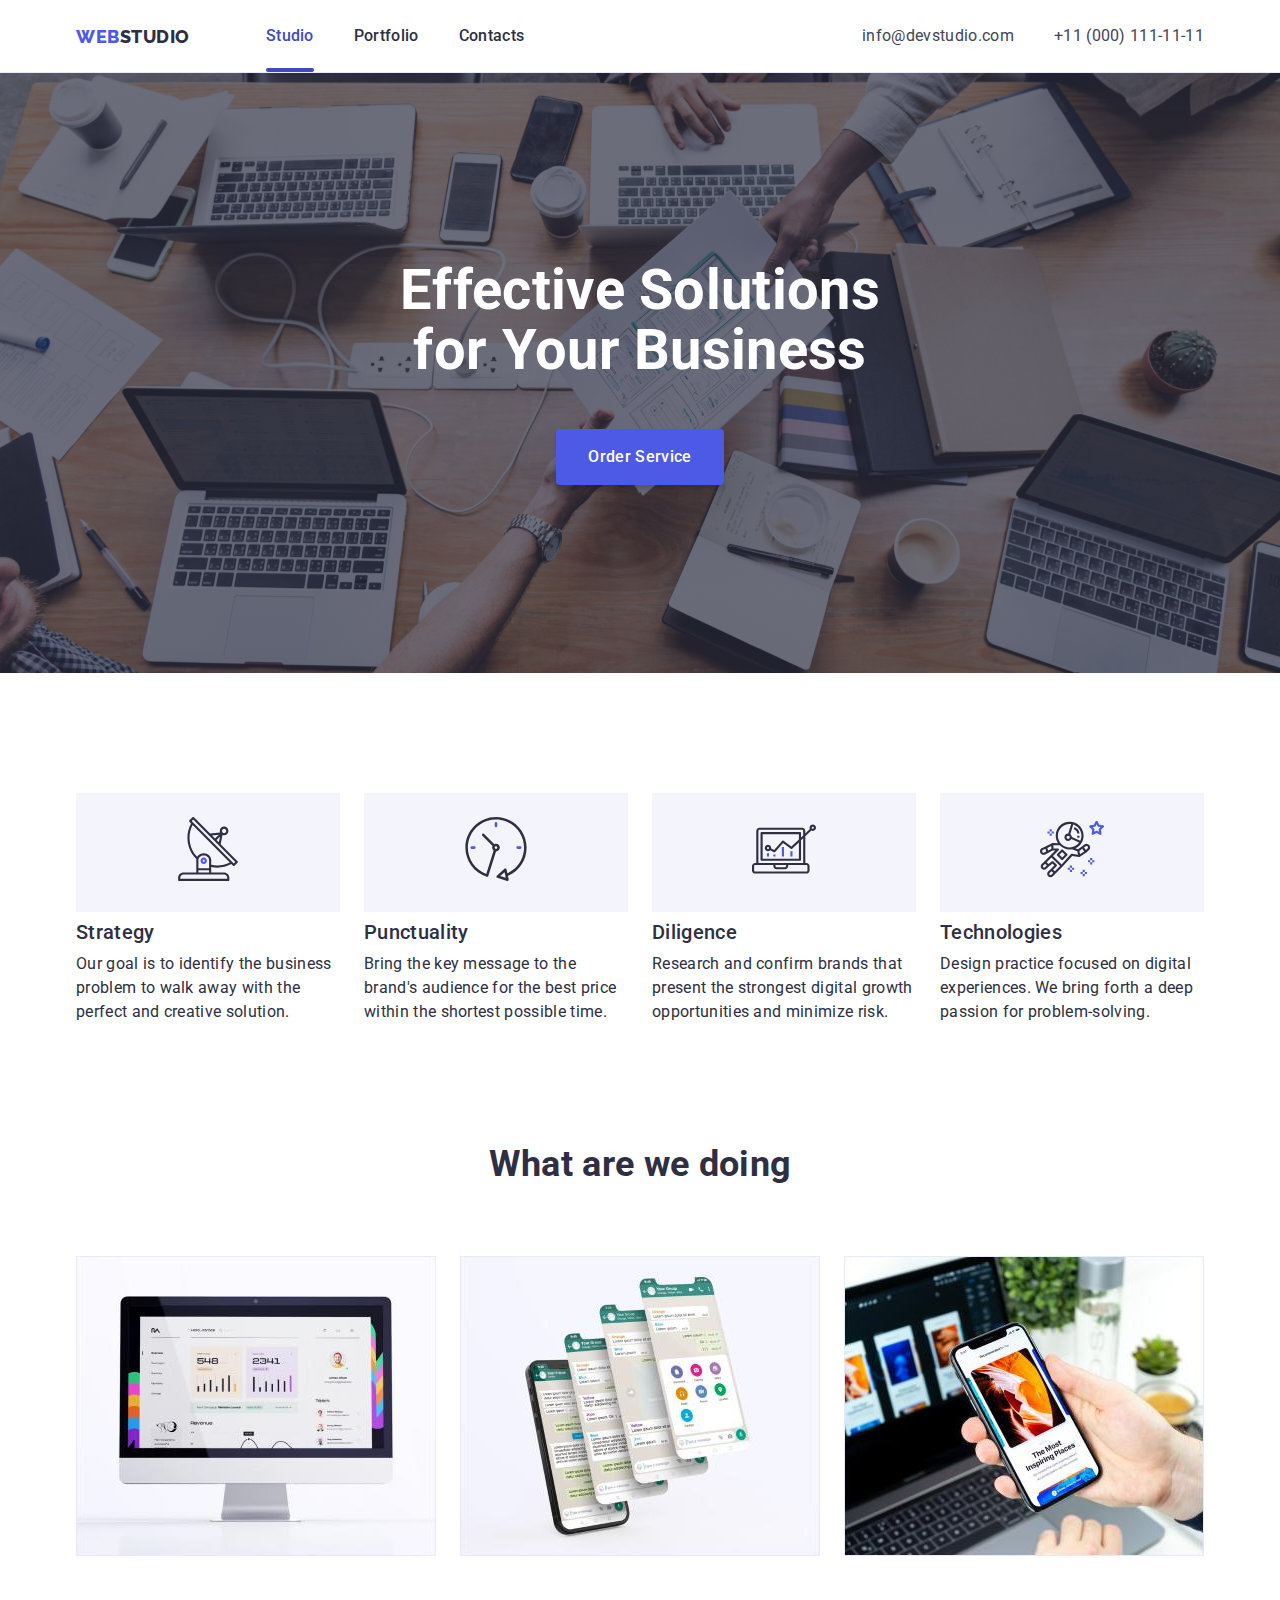
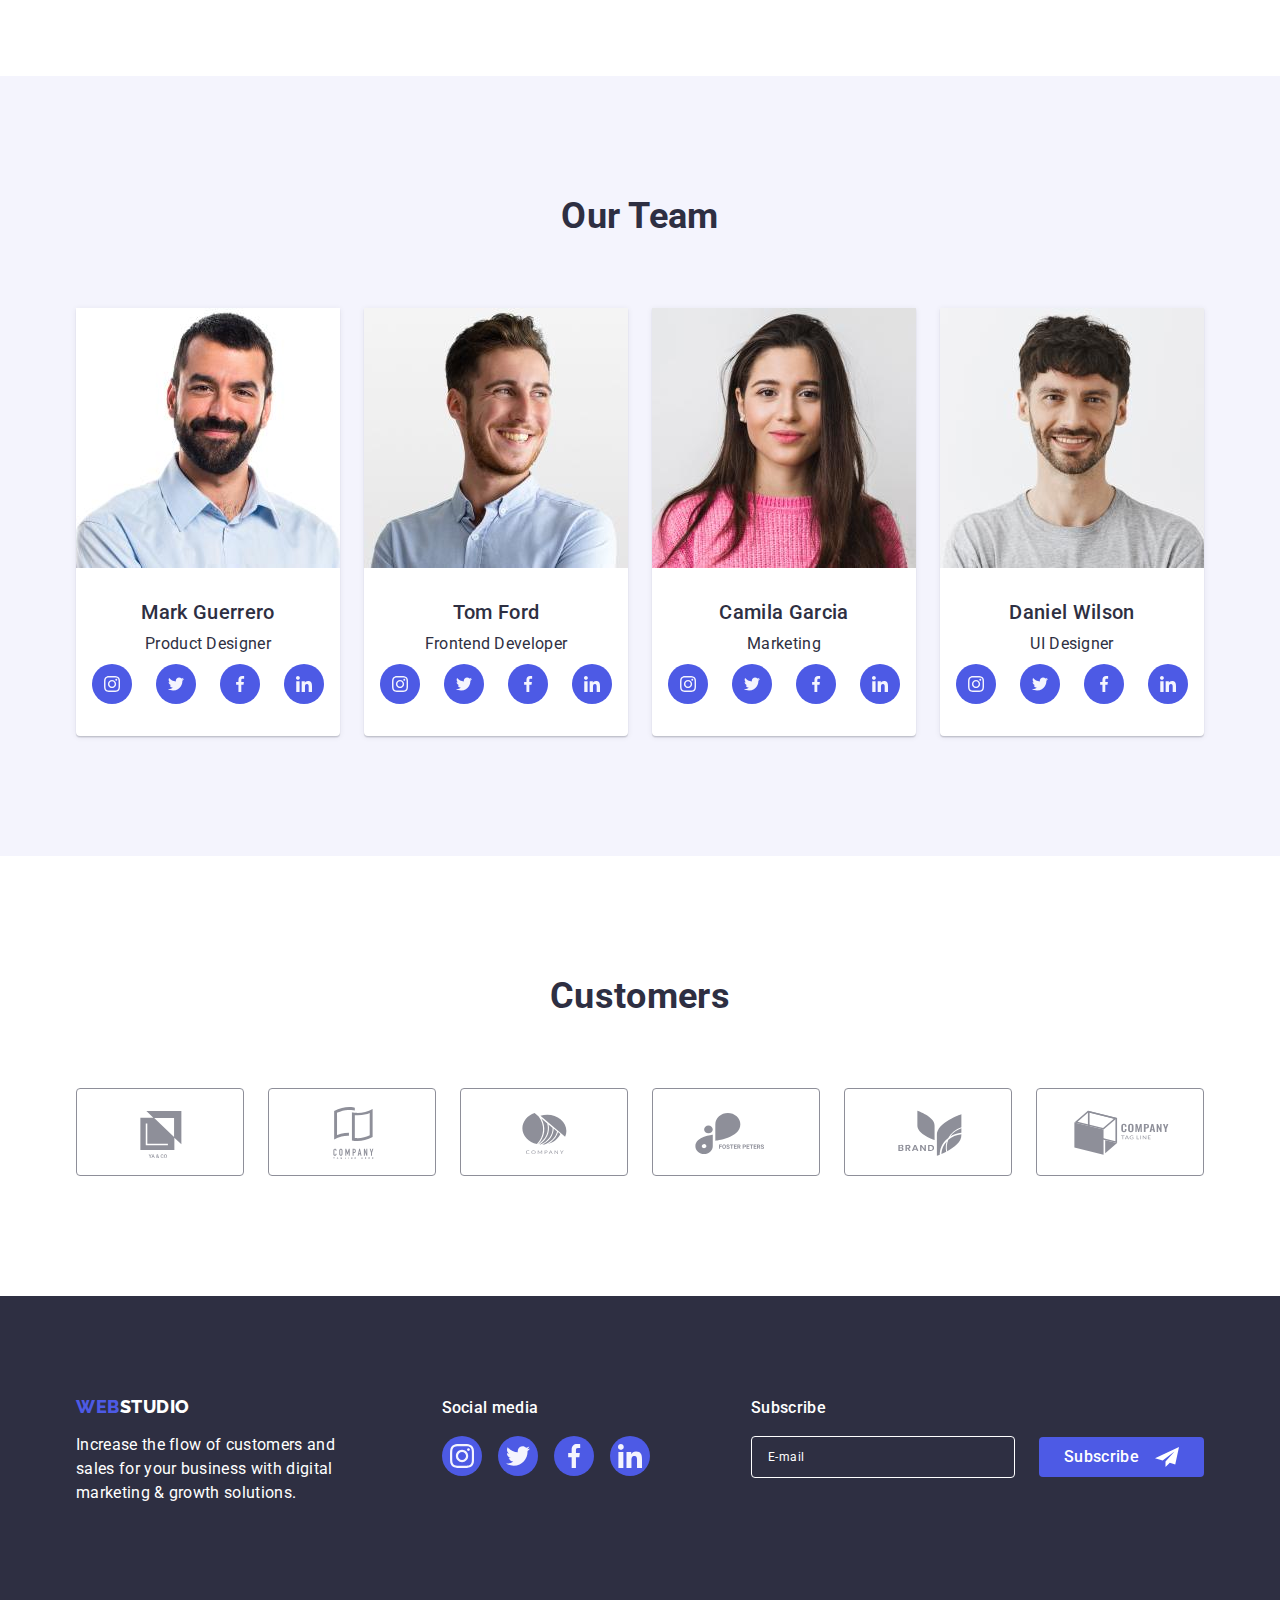
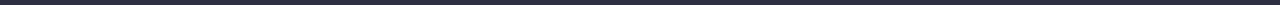
<file: index.html>
<!DOCTYPE html>
<html lang="en">
  <head>
    <meta charset="utf-8" />
    <meta name="viewport" content="width=device-width, initial-scale=1.0" />
    <title>WebStudio</title>
    <link
      rel="stylesheet"
      href="https://cdn.jsdelivr.net/npm/modern-normalize@2.0.0/modern-normalize.min.css"
    />
    <link rel="preconnect" href="https://fonts.googleapis.com" />
    <link rel="preconnect" href="https://fonts.gstatic.com" crossorigin />
    <link
      href="https://fonts.googleapis.com/css2?family=Raleway:wght@800&family=Roboto:wght@400;500;700;900&display=swap"
      rel="stylesheet"
    />
    <link href="./css/styles.css" rel="stylesheet" />
  </head>

  <body>
    <header class="page-header">
      <div class="container">
        <a href="./index.html" class="header-logo">Web<span>Studio</span></a>
        <nav class="navigation">
          <ul class="nav-list">
            <li class="nav-list-item">
              <a href="./index.html" class="nav-list-item-link current"
                >Studio</a
              >
            </li>
            <li class="nav-list-item">
              <a href="./portfolio.html" class="nav-list-item-link"
                >Portfolio</a
              >
            </li>
            <li class="nav-list-item">
              <a href="#contacts" class="nav-list-item-link">Contacts</a>
            </li>
          </ul>
        </nav>

        <address class="contacts">
          <ul class="contacts-list">
            <li class="contacts-list-item">
              <a
                href="mailto:info@devstudio.com"
                class="contacts-list-item-link"
                >info@devstudio.com</a
              >
            </li>
            <li class="contacts-list-item">
              <a href="tel:+110001111111" class="contacts-list-item-link"
                >+11 (000) 111-11-11</a
              >
            </li>
          </ul>
        </address>
      </div>
    </header>
    <main>
      <section class="hero">
        <div class="container">
          <h1 class="hero-header">Effective Solutions for Your Business</h1>
          <button type="button" class="hero-button" data-modal-open>
            Order Service
          </button>
        </div>
      </section>
      <section class="advantages">
        <div class="container">
          <h2 class="section-header visually-hidden">Our advantages</h2>
          <ul class="content-list">
            <li class="content-list-item">
              <div class="content-list-item-icon-container">
                <svg width="64" height="64" class="content-list-item-icon">
                  <use href="./images/icons.svg#icon-antenna"></use>
                </svg>
              </div>
              <h3 class="content-list-item-header">Strategy</h3>
              <p class="content-list-item-text">
                Our goal is to identify the business problem to walk away with
                the perfect and creative solution.
              </p>
            </li>
            <li class="content-list-item">
              <div class="content-list-item-icon-container">
                <svg width="64" height="64" class="content-list-item-icon">
                  <use href="./images/icons.svg#icon-clock"></use>
                </svg>
              </div>
              <h3 class="content-list-item-header">Punctuality</h3>
              <p class="content-list-item-text">
                Bring the key message to the brand's audience for the best price
                within the shortest possible time.
              </p>
            </li>
            <li class="content-list-item">
              <div class="content-list-item-icon-container">
                <svg width="64" height="64" class="content-list-item-icon">
                  <use href="./images/icons.svg#icon-diagram"></use>
                </svg>
              </div>
              <h3 class="content-list-item-header">Diligence</h3>
              <p class="content-list-item-text">
                Research and confirm brands that present the strongest digital
                growth opportunities and minimize risk.
              </p>
            </li>
            <li class="content-list-item">
              <div class="content-list-item-icon-container">
                <svg width="64" height="64" class="content-list-item-icon">
                  <use href="./images/icons.svg#icon-astronaut"></use>
                </svg>
              </div>
              <h3 class="content-list-item-header">Technologies</h3>
              <p class="content-list-item-text">
                Design practice focused on digital experiences. We bring forth a
                deep passion for problem-solving.
              </p>
            </li>
          </ul>
        </div>
      </section>
      <section class="features">
        <div class="container">
          <h2 class="section-header">What are we doing</h2>
          <ul class="content-list">
            <li class="content-list-item">
              <img
                src="./images/index/section-2/feature-1.jpg"
                alt="feature-1"
                width="360"
                height="300"
              />
            </li>
            <li class="content-list-item">
              <img
                src="./images/index/section-2/feature-2.jpg"
                alt="feature-2"
                width="360"
                height="300"
              />
            </li>
            <li class="content-list-item">
              <img
                src="./images/index/section-2/feature-3.jpg"
                alt="feature-3"
                width="360"
                height="300"
              />
            </li>
          </ul>
        </div>
      </section>
      <section class="team">
        <div class="container">
          <h2 class="section-header">Our Team</h2>
          <ul class="content-list">
            <li class="content-list-item team-card">
              <img
                src="./images/index/section-3/card-1.jpg"
                alt="Mark Guerrero Photo"
                width="264"
                height="260"
              />
              <div class="team-card-description">
                <h3 class="content-list-item-header">Mark Guerrero</h3>
                <p class="content-list-item-text">Product Designer</p>
                <ul class="social-list">
                  <li class="social-list-item">
                    <a
                      href="#instagram"
                      class="social-list-item-link"
                      rel="noopener noreferrer"
                      aria-label="Link to Mark Guerrero's instagram.com"
                    >
                      <svg width="16" height="16" class="social-list-item-icon">
                        <use href="./images/icons.svg#icon-instagram"></use>
                      </svg>
                    </a>
                  </li>
                  <li class="social-list-item">
                    <a
                      href="#twitter"
                      class="social-list-item-link"
                      rel="noopener noreferrer"
                      aria-label="Link to Mark Guerrero's twitter.com"
                    >
                      <svg width="16" height="16" class="social-list-item-icon">
                        <use href="./images/icons.svg#icon-twitter"></use>
                      </svg>
                    </a>
                  </li>
                  <li class="social-list-item">
                    <a
                      href="#facebook"
                      class="social-list-item-link"
                      rel="noopener noreferrer"
                      aria-label="Link to Mark Guerrero's facebook.com"
                    >
                      <svg width="16" height="16" class="social-list-item-icon">
                        <use href="./images/icons.svg#icon-facebook"></use>
                      </svg>
                    </a>
                  </li>
                  <li class="social-list-item">
                    <a
                      href="#linkedin"
                      class="social-list-item-link"
                      rel="noopener noreferrer"
                      aria-label="Link to Mark Guerrero's linkedin.com"
                    >
                      <svg width="16" height="16" class="social-list-item-icon">
                        <use href="./images/icons.svg#icon-linkedin"></use>
                      </svg>
                    </a>
                  </li>
                </ul>
              </div>
            </li>
            <li class="content-list-item team-card">
              <img
                src="./images/index/section-3/card-2.jpg"
                alt="Tom Ford Photo"
                width="264"
                height="260"
              />
              <div class="team-card-description">
                <h3 class="content-list-item-header">Tom Ford</h3>
                <p class="content-list-item-text">Frontend Developer</p>
                <ul class="social-list">
                  <li class="social-list-item">
                    <a
                      href="#instagram"
                      class="social-list-item-link"
                      rel="noopener noreferrer"
                      aria-label="Link to Tom Ford's instagram.com"
                    >
                      <svg width="16" height="16" class="social-list-item-icon">
                        <use href="./images/icons.svg#icon-instagram"></use>
                      </svg>
                    </a>
                  </li>
                  <li class="social-list-item">
                    <a
                      href="#twitter"
                      class="social-list-item-link"
                      rel="noopener noreferrer"
                      aria-label="Link to Tom Ford's twitter.com"
                    >
                      <svg width="16" height="16" class="social-list-item-icon">
                        <use href="./images/icons.svg#icon-twitter"></use>
                      </svg>
                    </a>
                  </li>
                  <li class="social-list-item">
                    <a
                      href="#facebook"
                      class="social-list-item-link"
                      rel="noopener noreferrer"
                      aria-label="Link to Tom Ford's facebook.com"
                    >
                      <svg width="16" height="16" class="social-list-item-icon">
                        <use href="./images/icons.svg#icon-facebook"></use>
                      </svg>
                    </a>
                  </li>
                  <li class="social-list-item">
                    <a
                      href="#linkedin"
                      class="social-list-item-link"
                      rel="noopener noreferrer"
                      aria-label="Link to Tom Ford's linkedin.com"
                    >
                      <svg width="16" height="16" class="social-list-item-icon">
                        <use href="./images/icons.svg#icon-linkedin"></use>
                      </svg>
                    </a>
                  </li>
                </ul>
              </div>
            </li>
            <li class="content-list-item team-card">
              <img
                src="./images/index/section-3/card-3.jpg"
                alt="Camila Garcia Photo"
                width="264"
                height="260"
              />
              <div class="team-card-description">
                <h3 class="content-list-item-header">Camila Garcia</h3>
                <p class="content-list-item-text">Marketing</p>
                <ul class="social-list">
                  <li class="social-list-item">
                    <a
                      href="#instagram"
                      class="social-list-item-link"
                      rel="noopener noreferrer"
                      aria-label="Link to Camila Garcia's instagram.com"
                    >
                      <svg width="16" height="16" class="social-list-item-icon">
                        <use href="./images/icons.svg#icon-instagram"></use>
                      </svg>
                    </a>
                  </li>
                  <li class="social-list-item">
                    <a
                      href="#twitter"
                      class="social-list-item-link"
                      rel="noopener noreferrer"
                      aria-label="Link to Camila Garcia's twitter.com"
                    >
                      <svg width="16" height="16" class="social-list-item-icon">
                        <use href="./images/icons.svg#icon-twitter"></use>
                      </svg>
                    </a>
                  </li>
                  <li class="social-list-item">
                    <a
                      href="#facebook"
                      class="social-list-item-link"
                      rel="noopener noreferrer"
                      aria-label="Link to Camila Garcia's facebook.com"
                    >
                      <svg width="16" height="16" class="social-list-item-icon">
                        <use href="./images/icons.svg#icon-facebook"></use>
                      </svg>
                    </a>
                  </li>
                  <li class="social-list-item">
                    <a
                      href="#linkedin"
                      class="social-list-item-link"
                      rel="noopener noreferrer"
                      aria-label="Link to Camila Garcia's linkedin.com"
                    >
                      <svg width="16" height="16" class="social-list-item-icon">
                        <use href="./images/icons.svg#icon-linkedin"></use>
                      </svg>
                    </a>
                  </li>
                </ul>
              </div>
            </li>
            <li class="content-list-item team-card">
              <img
                src="./images/index/section-3/card-4.jpg"
                alt="Daniel Wilson Photo"
                width="264"
                height="260"
              />
              <div class="team-card-description">
                <h3 class="content-list-item-header">Daniel Wilson</h3>
                <p class="content-list-item-text">UI Designer</p>
                <ul class="social-list">
                  <li class="social-list-item">
                    <a
                      href="#instagram"
                      class="social-list-item-link"
                      rel="noopener noreferrer"
                      aria-label="Link to Daniel Wilson's instagram.com"
                    >
                      <svg width="16" height="16" class="social-list-item-icon">
                        <use href="./images/icons.svg#icon-instagram"></use>
                      </svg>
                    </a>
                  </li>
                  <li class="social-list-item">
                    <a
                      href="#twitter"
                      class="social-list-item-link"
                      rel="noopener noreferrer"
                      aria-label="Link to Daniel Wilson's twitter.com"
                    >
                      <svg width="16" height="16" class="social-list-item-icon">
                        <use href="./images/icons.svg#icon-twitter"></use>
                      </svg>
                    </a>
                  </li>
                  <li class="social-list-item">
                    <a
                      href="#facebook"
                      class="social-list-item-link"
                      rel="noopener noreferrer"
                      aria-label="Link to Daniel Wilson's facebook.com"
                    >
                      <svg width="16" height="16" class="social-list-item-icon">
                        <use href="./images/icons.svg#icon-facebook"></use>
                      </svg>
                    </a>
                  </li>
                  <li class="social-list-item">
                    <a
                      href="#linkedin"
                      class="social-list-item-link"
                      rel="noopener noreferrer"
                      aria-label="Link to Daniel Wilson's linkedin.com"
                    >
                      <svg width="16" height="16" class="social-list-item-icon">
                        <use href="./images/icons.svg#icon-linkedin"></use>
                      </svg>
                    </a>
                  </li>
                </ul>
              </div>
            </li>
          </ul>
        </div>
      </section>
      <section class="customers">
        <div class="container">
          <h2 class="section-header">Customers</h2>
          <ul class="content-list">
            <li class="content-list-item">
              <a href="#ya-co" target="_blank" class="customers-list-item-link">
                <svg width="104" height="56" class="customers-list-item-icon">
                  <use href="./images/icons.svg#icon-ya-co"></use>
                </svg>
              </a>
            </li>
            <li class="content-list-item">
              <a
                href="#company-tag-line-here"
                target="_blank"
                class="customers-list-item-link"
              >
                <svg width="104" height="56" class="customers-list-item-icon">
                  <use
                    href="./images/icons.svg#icon-company-tag-line-here"
                  ></use>
                </svg>
              </a>
            </li>
            <li class="content-list-item">
              <a
                href="#company"
                target="_blank"
                class="customers-list-item-link"
              >
                <svg width="104" height="56" class="customers-list-item-icon">
                  <use href="./images/icons.svg#icon-company"></use>
                </svg>
              </a>
            </li>
            <li class="content-list-item">
              <a
                href="#foster-peters"
                target="_blank"
                class="customers-list-item-link"
              >
                <svg width="104" height="56" class="customers-list-item-icon">
                  <use href="./images/icons.svg#icon-foster-peters"></use>
                </svg>
              </a>
            </li>
            <li class="content-list-item">
              <a href="#brand" target="_blank" class="customers-list-item-link">
                <svg width="104" height="56" class="customers-list-item-icon">
                  <use href="./images/icons.svg#icon-brand"></use>
                </svg>
              </a>
            </li>
            <li class="content-list-item">
              <a
                href="#company-tag-line"
                target="_blank"
                class="customers-list-item-link"
              >
                <svg width="104" height="56" class="customers-list-item-icon">
                  <use href="./images/icons.svg#icon-company-tag-line"></use>
                </svg>
              </a>
            </li>
          </ul>
        </div>
      </section>
    </main>
    <footer class="page-footer">
      <div class="container">
        <div class="footer-description">
          <a href="./index.html" class="footer-logo">Web<span>Studio</span></a>
          <p class="footer-text">
            Increase the flow of customers and sales for your business with
            digital marketing & growth solutions.
          </p>
        </div>
        <div class="social">
          <p class="social-header">Social media</p>
          <ul class="social-list">
            <li class="social-list-item">
              <a
                href="#instagram"
                class="social-list-item-link"
                rel="noopener noreferrer"
                aria-label="Link to instagram.com"
              >
                <svg width="24" height="24" class="social-list-item-icon">
                  <use href="./images/icons.svg#icon-instagram"></use>
                </svg>
              </a>
            </li>
            <li class="social-list-item">
              <a
                href="#twitter"
                class="social-list-item-link"
                rel="noopener noreferrer"
                aria-label="Link to twitter.com"
              >
                <svg width="24" height="24" class="social-list-item-icon">
                  <use href="./images/icons.svg#icon-twitter"></use>
                </svg>
              </a>
            </li>
            <li class="social-list-item">
              <a
                href="#facebook"
                class="social-list-item-link"
                rel="noopener noreferrer"
                aria-label="Link to facebook.com"
              >
                <svg width="24" height="24" class="social-list-item-icon">
                  <use href="./images/icons.svg#icon-facebook"></use>
                </svg>
              </a>
            </li>
            <li class="social-list-item">
              <a
                href="#linkedin"
                class="social-list-item-link"
                rel="noopener noreferrer"
                aria-label="Link to linkedin.com"
              >
                <svg width="24" height="24" class="social-list-item-icon">
                  <use href="./images/icons.svg#icon-linkedin"></use>
                </svg>
              </a>
            </li>
          </ul>
        </div>
        <form class="subscribe">
          <p class="subscribe-header">Subscribe</p>
          <ul class="subscribe-list">
            <li class="subscribe-list-item">
              <input
                type="email"
                placeholder="E-mail"
                class="subscribe-input"
              />
            </li>
            <li class="subscribe-list-item">
              <button type="submit" class="subscribe-button">
                Subscribe
                <svg width="24" height="24" class="subscribe-button-icon">
                  <use href="./images/icons.svg#icon-plane"></use>
                </svg>
              </button>
            </li>
          </ul>
        </form>
      </div>
    </footer>
    <div class="backdrop is-hidden" data-modal>
      <div class="modal">
        <button type="button" class="modal-button" data-modal-close>
          <svg class="modal-button-icon" width="8" height="8">
            <use href="./images/icons.svg#icon-close"></use>
          </svg>
        </button>
        <form class="form">
          <p class="form-caption">
            Leave your contacts and we will call you back
          </p>
          <div class="form-field-wrapper">
            <label class="input-label" for="client_name">Name</label>
            <div class="input-wrapper">
              <input
                type="text"
                id="client_name"
                name="client_name"
                placeholder=""
                class="input"
              />
              <svg width="18" height="18" class="input-icon">
                <use href="./images/icons.svg#icon-person"></use>
              </svg>
            </div>
          </div>
          <div class="form-field-wrapper">
            <label class="input-label" for="client_phone">Phone</label>
            <div class="input-wrapper">
              <input
                type="tel"
                id="client_phone"
                name="client_phone"
                placeholder=""
                class="input"
              />
              <svg width="18" height="24" class="input-icon">
                <use href="./images/icons.svg#icon-phone"></use>
              </svg>
            </div>
          </div>
          <div class="form-field-wrapper">
            <label class="input-label" for="client_email">Email</label>
            <div class="input-wrapper">
              <input
                type="email"
                id="client_email"
                name="client_email"
                placeholder=""
                class="input"
              />
              <svg width="18" height="24" class="input-icon">
                <use href="./images/icons.svg#icon-email"></use>
              </svg>
            </div>
          </div>
          <div class="form-field-wrapper">
            <label class="input-label" for="client_comment">Comment</label>
            <div class="input-wrapper">
              <textarea
                id="client_comment"
                name="client_comment"
                placeholder="Text input"
                class="input input-area"
                rows="5"
              ></textarea>
            </div>
          </div>
          <div class="form-field-wrapper field-check-wrapper">
            <div class="input-wrapper input-check-wrapper">
              <input
                type="checkbox"
                name="client_privacy"
                id="client_privacy"
                placeholder=""
                class="input-check"
              />
              <svg width="10" height="12" class="input-check-icon">
                <use href="./images/icons.svg#icon-check"></use>
              </svg>
            </div>
            <label class="input-label input-check-label" for="client_privacy"
              >I accept the terms and conditions of the<a
                href="#policy"
                target="_blank"
                rel="noreferrer noopener"
                class="form-policy-link"
                >Privacy Policy</a
              >
            </label>
          </div>
          <button type="submit" class="form-button">Submit</button>
        </form>
      </div>
    </div>
    <script src="./js/modal.js"></script>
  </body>
</html>
</file>
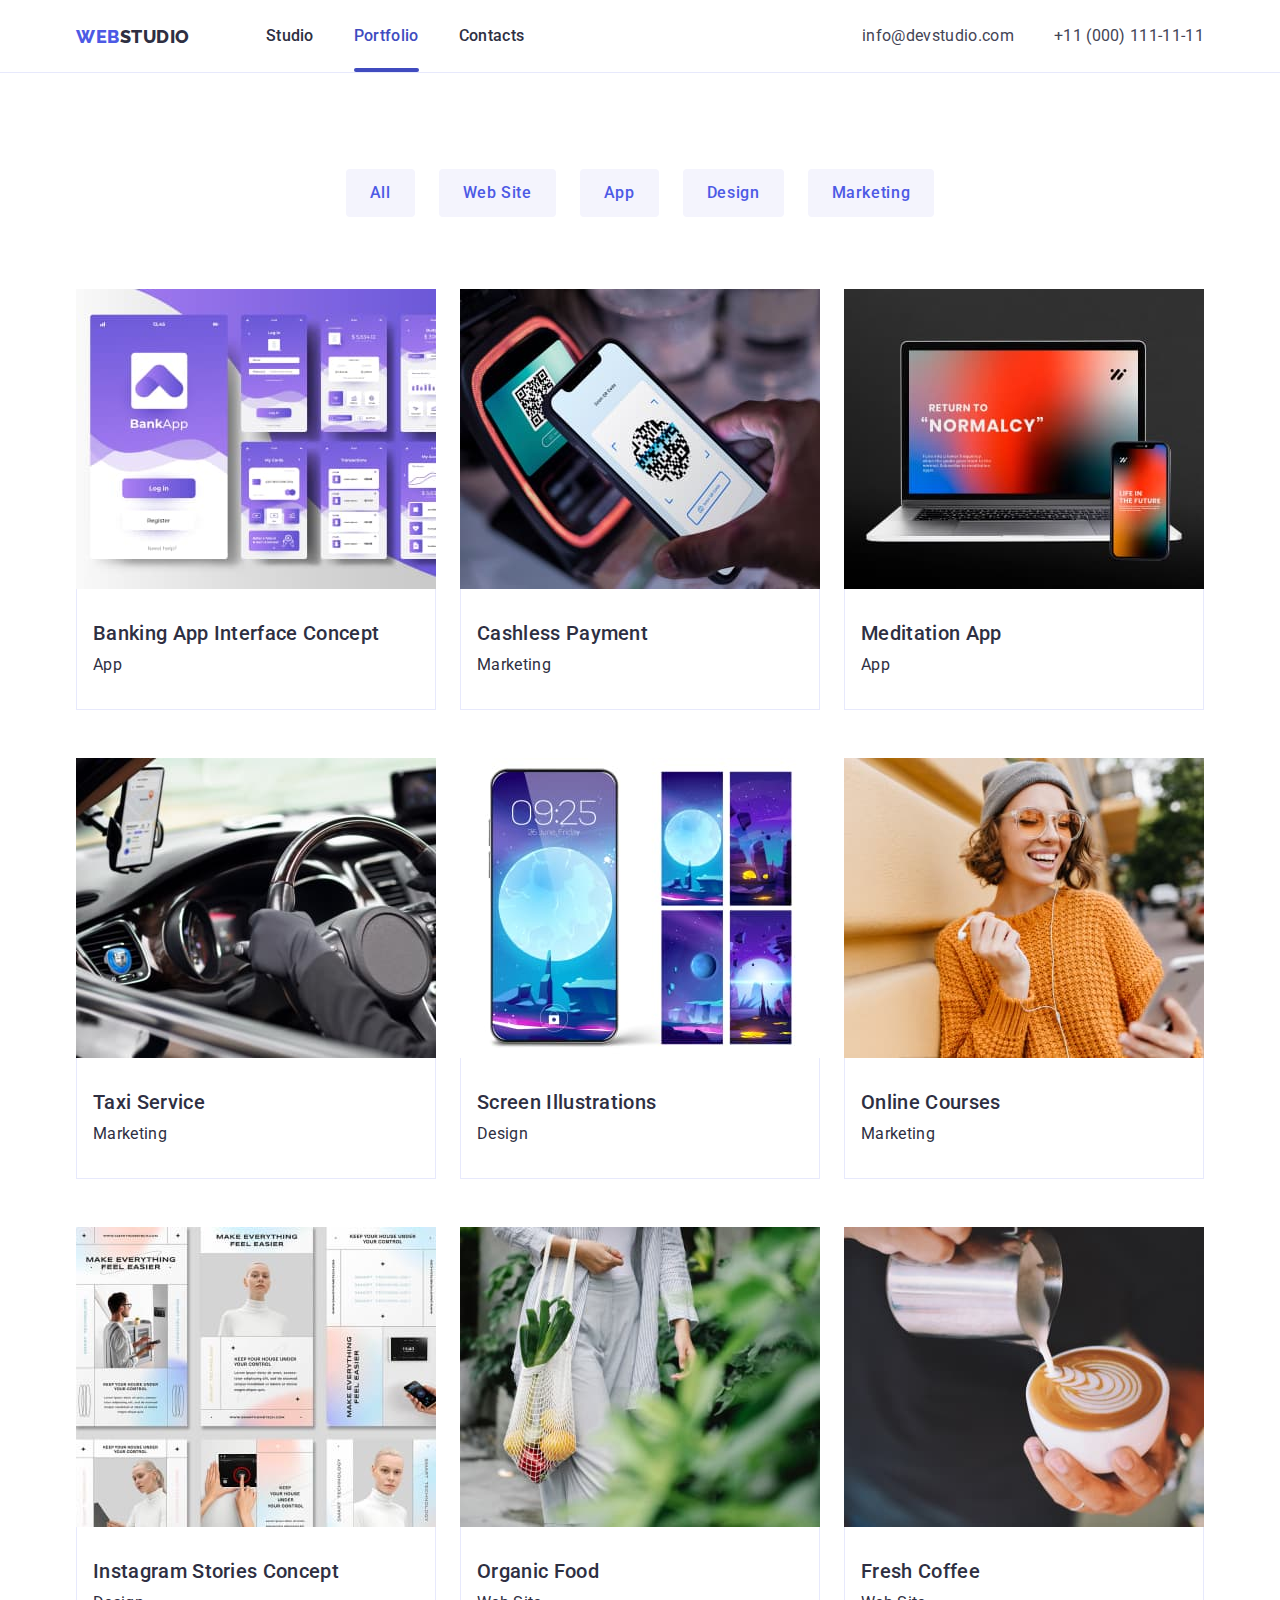
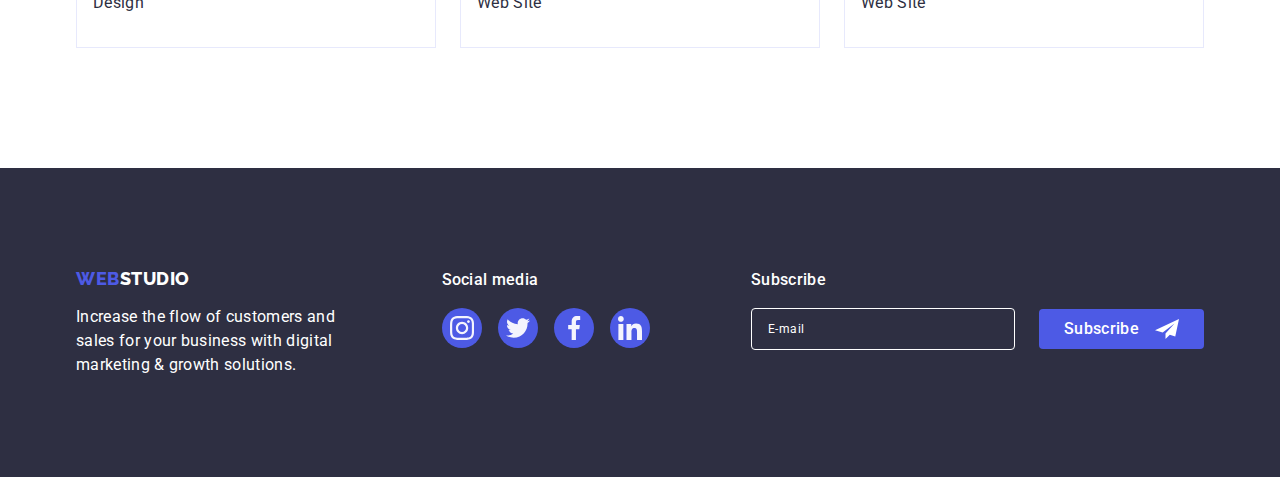
<file: portfolio.html>
<!DOCTYPE html>
<html lang="en">
  <head>
    <meta charset="utf-8" />
    <meta name="viewport" content="width=device-width, initial-scale=1.0" />
    <title>Portfolio</title>
    <link
      rel="stylesheet"
      href="https://cdn.jsdelivr.net/npm/modern-normalize@2.0.0/modern-normalize.min.css"
    />
    <link rel="preconnect" href="https://fonts.googleapis.com" />
    <link rel="preconnect" href="https://fonts.gstatic.com" crossorigin />
    <link
      href="https://fonts.googleapis.com/css2?family=Raleway:wght@800&family=Roboto:wght@400;500;700;900&display=swap"
      rel="stylesheet"
    />
    <link href="./css/styles.css" rel="stylesheet" />
  </head>

  <body>
    <header class="page-header">
      <div class="container">
        <a href="./index.html" class="header-logo">Web<span>Studio</span></a>
        <nav class="navigation">
          <ul class="nav-list">
            <li class="nav-list-item">
              <a href="./index.html" class="nav-list-item-link">Studio</a>
            </li>
            <li class="nav-list-item">
              <a href="./portfolio.html" class="nav-list-item-link current"
                >Portfolio</a
              >
            </li>
            <li class="nav-list-item">
              <a href="#contacts" class="nav-list-item-link">Contacts</a>
            </li>
          </ul>
        </nav>

        <address class="contacts">
          <ul class="contacts-list">
            <li class="contacts-list-item">
              <a
                href="mailto:info@devstudio.com"
                class="contacts-list-item-link"
                >info@devstudio.com</a
              >
            </li>
            <li class="contacts-list-item">
              <a href="tel:+110001111111" class="contacts-list-item-link"
                >+11 (000) 111-11-11</a
              >
            </li>
          </ul>
        </address>
      </div>
    </header>
    <main>
      <section class="portfolio-content">
        <div class="container">
          <h1 class="portfolio-content-header visually-hidden">Our Projects</h1>
          <ul class="controls-list">
            <li class="controls-list-item">
              <button type="button" class="controls-list-item-button">
                All
              </button>
            </li>
            <li class="controls-list-item">
              <button type="button" class="controls-list-item-button">
                Web Site
              </button>
            </li>
            <li class="controls-list-item">
              <button type="button" class="controls-list-item-button">
                App
              </button>
            </li>
            <li class="controls-list-item">
              <button type="button" class="controls-list-item-button">
                Design
              </button>
            </li>
            <li class="controls-list-item">
              <button type="button" class="controls-list-item-button">
                Marketing
              </button>
            </li>
          </ul>
          <ul class="content-list">
            <li class="content-list-item portfolio-card">
              <a href="" class="list-item-link">
                <div class="portfolio-card-box">
                  <img
                    src="./images/portfolio/section-1/project-1.jpg"
                    alt="Banking App Interface Concept Project"
                    width="360"
                    height="300"
                  />
                  <p class="overlay">
                    14 Stylish and User-Friendly App Design Concepts · Task
                    Manager App · Calorie Tracker App · Exotic Fruit Ecommerce
                    App · Cloud Storage App
                  </p>
                </div>
                <div class="portfolio-card-description">
                  <h2 class="content-list-item-header">
                    Banking App Interface Concept
                  </h2>
                  <p class="content-list-item-text">App</p>
                </div>
              </a>
            </li>
            <li class="content-list-item portfolio-card">
              <a href="" class="list-item-link">
                <div class="portfolio-card-box">
                  <img
                    src="./images/portfolio/section-1/project-2.jpg"
                    alt="Cashless Payment Project"
                    width="360"
                    height="300"
                  />
                  <p class="overlay">
                    14 Stylish and User-Friendly App Design Concepts · Task
                    Manager App · Calorie Tracker App · Exotic Fruit Ecommerce
                    App · Cloud Storage App
                  </p>
                </div>
                <div class="portfolio-card-description">
                  <h2 class="content-list-item-header">Cashless Payment</h2>
                  <p class="content-list-item-text">Marketing</p>
                </div>
              </a>
            </li>
            <li class="content-list-item portfolio-card">
              <a href="" class="list-item-link">
                <div class="portfolio-card-box">
                  <img
                    src="./images/portfolio/section-1/project-3.jpg"
                    alt="Meditation App Project"
                    width="360"
                    height="300"
                  />
                  <p class="overlay">
                    14 Stylish and User-Friendly App Design Concepts · Task
                    Manager App · Calorie Tracker App · Exotic Fruit Ecommerce
                    App · Cloud Storage App
                  </p>
                </div>
                <div class="portfolio-card-description">
                  <h2 class="content-list-item-header">Meditation App</h2>
                  <p class="content-list-item-text">App</p>
                </div>
              </a>
            </li>
            <li class="content-list-item portfolio-card">
              <a href="" class="list-item-link">
                <div class="portfolio-card-box">
                  <img
                    src="./images/portfolio/section-1/project-4.jpg"
                    alt="Taxi Service Project"
                    width="360"
                    height="300"
                  />
                  <p class="overlay">
                    14 Stylish and User-Friendly App Design Concepts · Task
                    Manager App · Calorie Tracker App · Exotic Fruit Ecommerce
                    App · Cloud Storage App
                  </p>
                </div>
                <div class="portfolio-card-description">
                  <h2 class="content-list-item-header">Taxi Service</h2>
                  <p class="content-list-item-text">Marketing</p>
                </div>
              </a>
            </li>
            <li class="content-list-item portfolio-card">
              <a href="" class="list-item-link">
                <div class="portfolio-card-box">
                  <img
                    src="./images/portfolio/section-1/project-5.jpg"
                    alt="Screen Illustrations Project"
                    width="360"
                    height="300"
                  />
                  <p class="overlay">
                    14 Stylish and User-Friendly App Design Concepts · Task
                    Manager App · Calorie Tracker App · Exotic Fruit Ecommerce
                    App · Cloud Storage App
                  </p>
                </div>
                <div class="portfolio-card-description">
                  <h2 class="content-list-item-header">Screen Illustrations</h2>
                  <p class="content-list-item-text">Design</p>
                </div>
              </a>
            </li>
            <li class="content-list-item portfolio-card">
              <a href="" class="list-item-link">
                <div class="portfolio-card-box">
                  <img
                    src="./images/portfolio/section-1/project-6.jpg"
                    alt="Online Courses Project"
                    width="360"
                    height="300"
                  />
                  <p class="overlay">
                    14 Stylish and User-Friendly App Design Concepts · Task
                    Manager App · Calorie Tracker App · Exotic Fruit Ecommerce
                    App · Cloud Storage App
                  </p>
                </div>
                <div class="portfolio-card-description">
                  <h2 class="content-list-item-header">Online Courses</h2>
                  <p class="content-list-item-text">Marketing</p>
                </div>
              </a>
            </li>
            <li class="content-list-item portfolio-card">
              <a href="" class="list-item-link">
                <div class="portfolio-card-box">
                  <img
                    src="./images/portfolio/section-1/project-7.jpg"
                    alt="Instagram Stories Concept Project"
                    width="360"
                    height="300"
                  />
                  <p class="overlay">
                    14 Stylish and User-Friendly App Design Concepts · Task
                    Manager App · Calorie Tracker App · Exotic Fruit Ecommerce
                    App · Cloud Storage App
                  </p>
                </div>
                <div class="portfolio-card-description">
                  <h2 class="content-list-item-header">
                    Instagram Stories Concept
                  </h2>
                  <p class="content-list-item-text">Design</p>
                </div>
              </a>
            </li>
            <li class="content-list-item portfolio-card">
              <a href="" class="list-item-link">
                <div class="portfolio-card-box">
                  <img
                    src="./images/portfolio/section-1/project-8.jpg"
                    alt="Organic Food Project"
                    width="360"
                    height="300"
                  />
                  <p class="overlay">
                    14 Stylish and User-Friendly App Design Concepts · Task
                    Manager App · Calorie Tracker App · Exotic Fruit Ecommerce
                    App · Cloud Storage App
                  </p>
                </div>
                <div class="portfolio-card-description">
                  <h2 class="content-list-item-header">Organic Food</h2>
                  <p class="content-list-item-text">Web Site</p>
                </div>
              </a>
            </li>
            <li class="content-list-item portfolio-card">
              <a href="" class="list-item-link">
                <div class="portfolio-card-box">
                  <img
                    src="./images/portfolio/section-1/project-9.jpg"
                    alt="Fresh Coffee Project"
                    width="360"
                    height="300"
                  />
                  <p class="overlay">
                    14 Stylish and User-Friendly App Design Concepts · Task
                    Manager App · Calorie Tracker App · Exotic Fruit Ecommerce
                    App · Cloud Storage App
                  </p>
                </div>
                <div class="portfolio-card-description">
                  <h2 class="content-list-item-header">Fresh Coffee</h2>
                  <p class="content-list-item-text">Web Site</p>
                </div>
              </a>
            </li>
          </ul>
        </div>
      </section>
    </main>
    <footer class="page-footer">
      <div class="container">
        <div class="footer-description">
          <a href="./index.html" class="footer-logo">Web<span>Studio</span></a>
          <p class="footer-text">
            Increase the flow of customers and sales for your business with
            digital marketing & growth solutions.
          </p>
        </div>
        <div class="social">
          <p class="social-header">Social media</p>
          <ul class="social-list">
            <li class="social-list-item">
              <a
                href="#instagram"
                class="social-list-item-link"
                rel="noopener noreferrer"
                aria-label="Link to instagram.com"
              >
                <svg width="24" height="24" class="social-list-item-icon">
                  <use href="./images/icons.svg#icon-instagram"></use>
                </svg>
              </a>
            </li>
            <li class="social-list-item">
              <a
                href="#twitter"
                class="social-list-item-link"
                rel="noopener noreferrer"
                aria-label="Link to twitter.com"
              >
                <svg width="24" height="24" class="social-list-item-icon">
                  <use href="./images/icons.svg#icon-twitter"></use>
                </svg>
              </a>
            </li>
            <li class="social-list-item">
              <a
                href="#facebook"
                class="social-list-item-link"
                rel="noopener noreferrer"
                aria-label="Link to facebook.com"
              >
                <svg width="24" height="24" class="social-list-item-icon">
                  <use href="./images/icons.svg#icon-facebook"></use>
                </svg>
              </a>
            </li>
            <li class="social-list-item">
              <a
                href="#linkedin"
                class="social-list-item-link"
                rel="noopener noreferrer"
                aria-label="Link to linkedin.com"
              >
                <svg width="24" height="24" class="social-list-item-icon">
                  <use href="./images/icons.svg#icon-linkedin"></use>
                </svg>
              </a>
            </li>
          </ul>
        </div>
        <form class="subscribe">
          <p class="subscribe-header">Subscribe</p>
          <ul class="subscribe-list">
            <li class="subscribe-list-item">
              <input
                name="client_subscribe_email"
                type="email"
                placeholder="E-mail"
                class="subscribe-input"
              />
            </li>
            <li class="subscribe-list-item">
              <button type="submit" class="subscribe-button">
                Subscribe
                <svg width="24" height="24" class="subscribe-button-icon">
                  <use href="./images/icons.svg#icon-plane"></use>
                </svg>
              </button>
            </li>
          </ul>
        </form>
      </div>
    </footer>
  </body>
</html>
</file>
<file: css/styles.css>
:root {
  --primary-font: Roboto;
  --secondary-font: Raleway;

  --standard-font-size: 16px;

  --standard-letter-spacing: 0.02em;
  --double-letter-spacing: 0.04em;

  --medium-font-weight: 500;
  --large-font-weight: 700;

  --standard-line-height: 1.5;

  --primary-color: #2e2f42;
  --primary-modal-color: #2e2f4266;
  --secondary-color: #434455;
  --specific-secondary-color: #8e8f99;

  --specific-border-color: #e7e9fc;

  --primary-background-color: #ffffff;
  --secondary-background-color: #f4f4fd;
  --modal-background-color: #fcfcfc;

  --primary-control-color: #4d5ae5;
  --active-control-color: #404bbf;
  --active-social-color: #31d0aa;

  --primary-transition: 250ms cubic-bezier(0.4, 0, 0.2, 1);
}

body {
  font-family: var(--primary-font), sans-serif;
  font-size: var(--standard-font-size);
  line-height: var(--standard-line-height);
  letter-spacing: var(--standard-letter-spacing);
  color: var(--primary-color);
  background-color: var(--primary-background-color);
}

ul {
  margin: 0;
  padding: 0;
  list-style-type: none;
}

h1,
h2,
h3,
h4,
h5,
h6 {
  margin: 0;
}

p {
  margin: 0;
}

a {
  display: block;
  color: inherit;
  text-decoration: none;
}

img {
  display: block;
  max-width: 100%;
  height: auto;
}

input,
textarea {
  font-family: inherit;
}

textarea {
  resize: none;
}

.container {
  padding: 0 15px;
  width: 1158px;
  margin: 0 auto;
}

.page-header {
  border-bottom: 1px solid var(--specific-border-color);
}

.page-header .container {
  display: flex;
  flex-direction: row;
  justify-content: space-between;
  align-items: center;
  flex-wrap: wrap;
  gap: 76px;
}

.nav-list,
.contacts-list {
  display: flex;
  gap: 40px;
}

.navigation {
  flex-grow: 1;
}

.nav-list-item-link {
  display: block;
  position: relative;
  font-weight: var(--medium-font-weight);
  padding: 24px 0;
  transition: color var(--primary-transition);
}

.nav-list-item-link::after {
  display: block;
  position: absolute;
  content: "";
  width: 100%;
  opacity: 0;
  bottom: 0;
  height: 4px;
  border-radius: 2px;
  background-color: var(--active-control-color);
  transition: opacity var(--primary-transition);
}

.nav-list-item-link.current::after {
  opacity: 100%;
}

.contacts-list-item-link {
  display: block;
  color: var(--secondary-color);
  font-style: normal;
  padding: 24px 0;
  transition: color var(--primary-transition);
}

.contacts-list-item-link:hover,
.contacts-list-item-link:focus,
.nav-list-item-link:hover,
.nav-list-item-link:focus,
.nav-list-item-link:active,
.nav-list-item-link.current {
  color: var(--active-control-color);
}

.hero {
  background-image: linear-gradient(
      rgba(46, 47, 66, 0.7),
      rgba(46, 47, 66, 0.7)
    ),
    url(../images/hero/hero-bg.jpg);
  background-position: 50% 0;
  background-repeat: no-repeat;
  color: var(--primary-background-color);
  padding: 188px 0;
  max-width: 1440px;
  margin: 0 auto;
}

.hero-header {
  font-size: 56px;
  font-weight: var(--large-font-weight);
  line-height: 1.071;
  text-align: center;
  max-width: 496px;
  margin: 0 auto 48px auto;
}

.hero-button {
  display: block;
  color: var(--primary-background-color);
  border-width: 0;
  background-color: var(--primary-control-color);
  border-radius: 4px;
  font-family: inherit;
  font-size: inherit;
  font-weight: var(--medium-font-weight);
  line-height: inherit;
  letter-spacing: inherit;
  text-align: center;
  padding: 16px 32px;
  max-width: 169px;
  margin: auto;
  transition: var(--primary-transition);
  transition-property: background-color;
  box-shadow: 0px 4px 4px 0px #00000026;
  cursor: pointer;
}

.hero-button:hover,
.hero-button:focus,
.hero-button:active {
  background-color: var(--active-control-color);
}

.advantages {
  padding: 120px 0;
}

.features {
  padding-bottom: 120px;
}

.customers {
  padding: 120px 0;
}

.section-header {
  font-size: 36px;
  font-weight: var(--large-font-weight);
  line-height: 1.111;
  text-align: center;
  margin-bottom: 72px;
}

.visually-hidden {
  position: absolute;
  width: 1px;
  height: 1px;
  margin: -1px;
  border: 0;
  padding: 0;

  white-space: nowrap;
  clip-path: inset(100%);
  clip: rect(0 0 0 0);
  overflow: hidden;
}

.team {
  background-color: var(--secondary-background-color);
  padding: 120px 0;
}

.team-card {
  text-align: center;
  border-radius: 0 0 4px 4px;
  box-shadow: 0px 2px 1px 0px #2e2f4214, 0px 1px 1px 0px #2e2f4229,
    0px 1px 6px 0px #2e2f4214;
}

.team-card-description {
  padding: 32px 16px;
}

.team-card .content-list-item-text {
  margin-bottom: 8px;
}

.social-list {
  display: flex;
  flex-direction: row;
  justify-content: center;
  align-items: center;
  gap: 24px;
}

.social-list-item {
  width: 40px;
  height: 40px;
  background-color: var(--primary-control-color);
  border-radius: 50%;
  transition: background-color var(--primary-transition);
}

.social-list-item:hover,
.social-list-item:focus,
.social-list-item:active {
  background-color: var(--active-control-color);
}

.social-list-item-link {
  display: flex;
  width: 100%;
  height: 100%;
  justify-content: center;
  align-items: center;
}

.social-list-item-icon {
  fill: var(--secondary-background-color);
}

.portfolio-content {
  padding: 96px 0 120px 0;
}

.controls-list {
  display: flex;
  justify-content: center;
  gap: 24px;
  margin: 0 0 72px 0;
}

.controls-list-item-button {
  display: inline-flex;
  color: var(--primary-control-color);
  background-color: var(--secondary-background-color);
  border-width: 0;
  border-color: var(--specific-border-color);
  border-radius: 4px;
  font-family: inherit;
  font-size: inherit;
  font-weight: var(--medium-font-weight);
  line-height: inherit;
  letter-spacing: var(--double-letter-spacing);
  text-align: center;
  padding: 12px 24px;
  transition: var(--primary-transition);
  transition-property: color, background-color, border-color, box-shadow;
  cursor: pointer;
}

.controls-list-item-button:hover,
.controls-list-item-button:focus,
.controls-list-item-button:active {
  color: var(--primary-background-color);
  background-color: var(--active-control-color);
  border-color: var(--active-control-color);
  box-shadow: 0px 2px 2px 0px #0000001f, 0px 2px 1px 0px #00000014,
    0px 3px 1px 0px #0000001a;
}

.content-list {
  display: flex;
  justify-content: center;
  gap: 24px;
}

.portfolio-content .content-list {
  flex-wrap: wrap;
  row-gap: 48px;
  column-gap: 24px;
}

.content-list-item {
  background-color: var(--primary-background-color);
}

.content-list-item-icon-container {
  width: 264px;
  background-color: var(--secondary-background-color);
  padding: 24px 100px;
  margin-bottom: 8px;
}

.content-list-item-header {
  font-size: 20px;
  font-weight: var(--medium-font-weight);
  line-height: 1.2;
  margin-bottom: 8px;
}

.content-list-item-text {
  max-width: 264px;
}

.customers-list-item-link {
  display: flex;
  width: 168px;
  height: 88px;
  justify-content: center;
  align-items: center;
  border: 1px solid var(--specific-secondary-color);
  border-radius: 4px;
  transition: border-color var(--primary-transition);
}

.customers-list-item-link:hover,
.customers-list-item-link:focus,
.customers-list-item-link:active {
  border-color: var(--active-control-color);
}

.customers-list-item-icon {
  fill: var(--specific-secondary-color);
  transition: fill var(--primary-transition);
}

.customers-list-item-link:hover .customers-list-item-icon,
.customers-list-item-link:focus .customers-list-item-icon,
.customers-list-item-link:active .customers-list-item-icon {
  fill: var(--active-control-color);
}

.portfolio-card {
  max-width: 360px;
  transition: box-shadow var(--primary-transition);
}

.portfolio-card-box {
  position: relative;
  overflow: hidden;
}

.overlay {
  position: absolute;
  top: 0;
  left: 0;
  transform: translateY(100%);
  width: 100%;
  height: 100%;
  display: block;
  padding: 40px 32px 0px 32px;

  color: var(--primary-background-color);
  background-color: var(--primary-control-color);
  transition: transform var(--primary-transition);
}

.portfolio-card .list-item-link:hover,
.portfolio-card .list-item-link:focus,
.portfolio-card .list-item-link:active {
  box-shadow: 0px 2px 1px 0px #2e2f4214, 0px 1px 1px 0px #2e2f4229,
    0px 1px 6px 0px #2e2f4214;
}

.portfolio-card .list-item-link:hover .overlay,
.portfolio-card .list-item-link:focus .overlay,
.portfolio-card .list-item-link:active .overlay {
  transform: translateY(0);
}

.portfolio-card-description {
  border: 1px solid var(--specific-border-color);
  border-top: 0;
  padding: 32px 16px;
}

.page-footer {
  background-color: var(--primary-color);
  color: var(--primary-background-color);
  padding: 100px 0;
}

.page-footer .container {
  display: flex;
  flex-direction: row;
  justify-content: space-between;
  align-items: flex-start;
}

.footer-logo {
  margin-bottom: 16px;
}

.header-logo,
.footer-logo {
  display: inline-flex;
  font-family: var(--secondary-font);
  color: var(--primary-control-color);
  font-size: 18px;
  font-weight: 800;
  line-height: 1.167;
  letter-spacing: 0.03em;
  text-transform: uppercase;
}

.header-logo span {
  color: var(--primary-color);
}

.footer-logo span {
  color: var(--primary-background-color);
}

.footer-text {
  max-width: 264px;
}

.page-footer .social-header,
.subscribe-header {
  font-weight: var(--medium-font-weight);
  margin-bottom: 16px;
}

.page-footer .social-list {
  justify-content: left;
  align-items: flex-start;
  gap: 16px;
}

.page-footer .social-list-item:hover,
.page-footer .social-list-item:focus,
.page-footer .social-list-item:active {
  background-color: var(--active-social-color);
}

.subscribe-list {
  display: flex;
  align-items: center;
  gap: 24px;
}

.subscribe-input {
  border: 1px solid var(--primary-background-color);
  border-radius: 4px;
  padding: 8px 16px;
  width: 264px;
  font-size: 12px;
  line-height: 2;
  color: var(--primary-background-color);
  background-color: var(--primary-color);
  letter-spacing: var(--double-letter-spacing);
  outline: none;
}

.subscribe-input::placeholder {
  color: var(--primary-background-color);
  transition: var(--primary-transition);
  transition-property: color;
}

.subscribe-input:focus::placeholder {
  color: transparent;
}

.subscribe-button {
  display: flex;
  align-items: center;
  justify-content: center;
  gap: 16px;
  color: var(--primary-background-color);
  border-width: 0;
  background-color: var(--primary-control-color);
  border-radius: 4px;
  font-family: inherit;
  font-size: inherit;
  line-height: inherit;
  letter-spacing: inherit;
  font-weight: var(--medium-font-weight);
  width: 165px;
  height: 40px;
  transition: var(--primary-transition);
  transition-property: background-color;
  cursor: pointer;
}

.subscribe-button-icon {
  fill: var(--primary-background-color);
}

.subscribe-button:hover,
.subscribe-button:focus,
.subscribe-button:active {
  background-color: var(--active-control-color);
}

.backdrop {
  position: fixed;
  inset: 0;
  background-color: var(--primary-modal-color);
  transition: var(--primary-transition);
  transition-property: opacity, visibility;
}

.backdrop.is-hidden {
  opacity: 0;
  visibility: hidden;
  pointer-events: none;
}

.modal {
  position: absolute;
  top: 50%;
  left: 50%;
  transform: translateX(-50%) translateY(-50%) scale(1);
  width: 408px;
  min-height: 584px;
  border-radius: 4px;
  background-color: var(--modal-background-color);
  box-shadow: 0px 2px 1px 0px #00000033, 0px 1px 3px 0px #0000001f,
    0px 1px 1px 0px #00000024;
  transition: var(--primary-transition);
  transition-property: opacity, transform;
  padding: 72px 24px 24px 24px;
}

.backdrop.is-hidden .modal {
  transform: translateX(-50%) translateY(-50%) scale(0.3);
  opacity: 0;
}

.modal-button {
  position: absolute;
  display: flex;
  justify-content: center;
  align-items: center;
  top: 24px;
  right: 24px;
  width: 24px;
  height: 24px;
  border-radius: 50%;
  border: 1px solid rgba(0, 0, 0, 10%);
  background-color: var(--specific-border-color);
  transition: var(--primary-transition);
  transition-property: background-color, border-color;
  cursor: pointer;
}

.modal-button:hover,
.modal-button:focus,
.modal-button:active {
  border-color: var(--active-control-color);
  background-color: var(--active-control-color);
}

.modal-button-icon {
  fill: var(--primary-color);
  transition: fill var(--primary-transition);
}

.modal-button:hover .modal-button-icon,
.modal-button:focus .modal-button-icon,
.modal-button:active .modal-button-icon {
  fill: var(--primary-background-color);
}


.form-caption {
  text-align: center;
  font-weight: var(--medium-font-weight);
  margin-bottom: 8px;
}

.form-policy-link,
.input-label,
.input::placeholder {
  color: var(--specific-secondary-color);
  font-size: 12px;
  line-height: 1.16;
  letter-spacing: var(--double-letter-spacing);
  transition: var(--primary-transition);
  transition-property: color;
}

.input:focus::placeholder {
  color: transparent;
}

.input-wrapper {
  position: relative;
}

.input {
  border: 1px solid var(--primary-modal-color);
  border-radius: 4px;
  padding: 8px 16px 8px 38px;
  width: 100%;
  color: var(--primary-color);
  letter-spacing: var(--double-letter-spacing);
  transition: var(--primary-transition);
  transition-property: border-color;
}

.input-area {
  padding: 8px 16px;
}

.form-field-wrapper {
  margin-bottom: 8px;
}

.field-check-wrapper {
  display: flex;
  justify-content: flex-start;
  align-items: center;
  margin: 16px 0 24px 0;
}

.input-check-wrapper {
  width: 17px;
  height: 17px;
  margin-right: 8px;
}

.input-check {
  appearance: none;
  width: 100%;
  height: 100%;
  border: 1px solid var(--primary-modal-color);
  border-radius: 2px;
  transition: var(--primary-transition);
  transition-property: border-color, background-color;
  outline: none;
}

.input-check-label {
  display: inline-flex;
}

.input:focus,
.input-check:hover,
.input-check:focus,
.input-check:checked {
  border-color: var(--primary-control-color);
  outline: none;
}

.input-check:checked {
  background-color: var(--primary-control-color);
}

.input-icon {
  position: absolute;
  top: 50%;
  transform: translateY(-50%);
  left: 16px;
  fill: var(--primary-color);
  transition: var(--primary-transition);
  transition-property: fill;
}

.input-check-icon {
  position: absolute;
  top: 50%;
  left: 50%;
  transform: translateX(-50%) translateY(-50%);
  pointer-events: none;
  fill: var(--primary-background-color);
}

.input:focus + .input-icon {
  fill: var(--primary-control-color);
}

.form-policy-link {
  margin-left: 4px;
  text-decoration: underline;
  color: var(--primary-control-color);
}

.form-button {
  display: flex;
  justify-content: center;
  align-items: center;
  cursor: pointer;
  color: var(--primary-background-color);
  background-color: var(--primary-control-color);
  border-width: 0;
  border-radius: 4px;
  transition: var(--primary-transition);
  transition-property: background-color;
  width: 169px;
  height: 56px;
  margin: 0 auto;
  box-shadow: 0px 4px 4px 0px #00000026;
  font-family: inherit;
  font-size: inherit;
  font-weight: var(--medium-font-weight);
  line-height: inherit;
  letter-spacing: inherit;
}

.form-button:hover,
.form-button:focus,
.form-button:active {
  background-color: var(--active-control-color);
}
</file>
